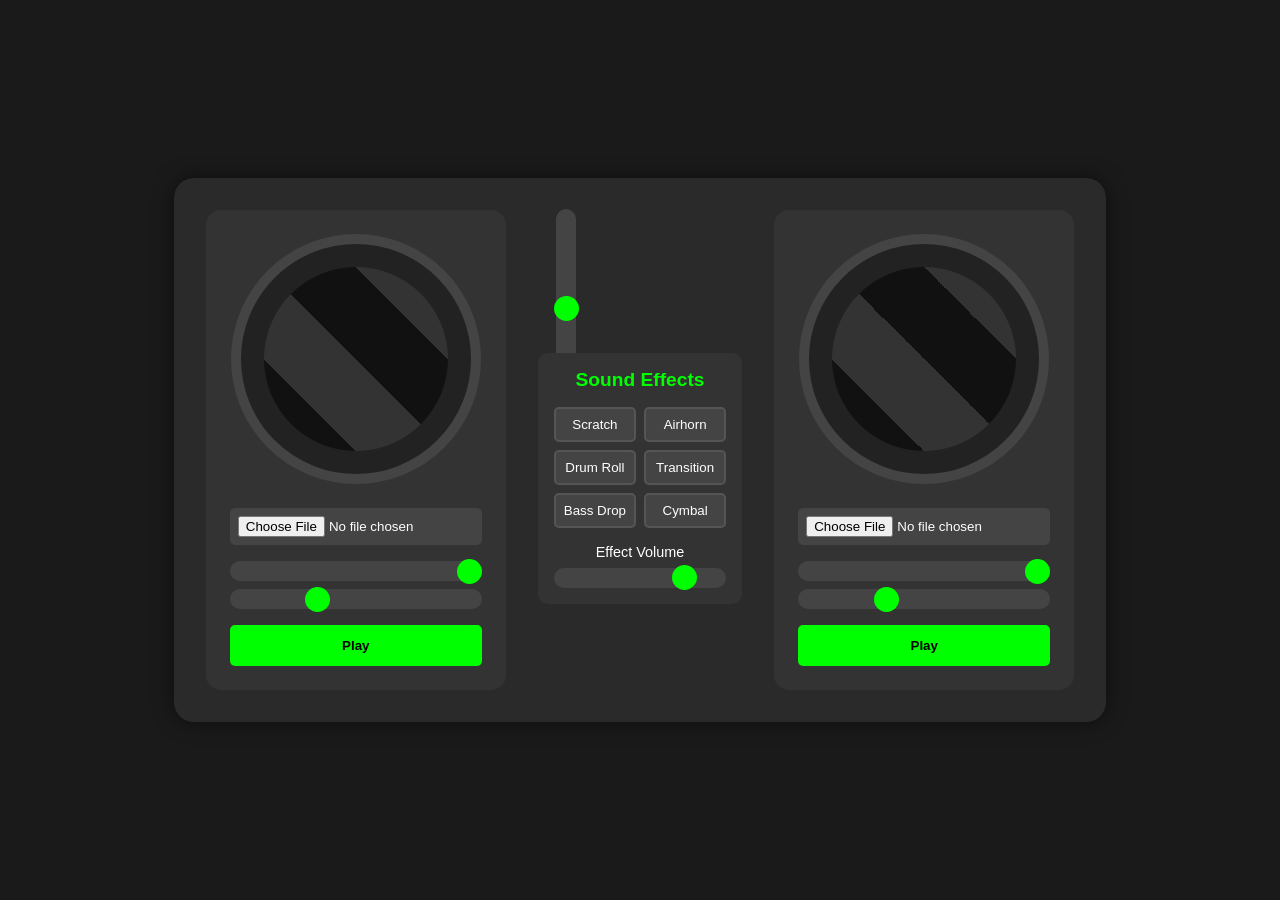
<file: dj-mixer/index.html>
<!DOCTYPE html>
<html lang="en">
<head>
    <meta charset="UTF-8">
    <meta name="viewport" content="width=device-width, initial-scale=1.0">
    <title>DJ Mixer</title>
    <link rel="stylesheet" href="styles.css">
</head>
<body>
    <div class="dj-console">
        <div class="deck deck-left">
            <div class="turntable">
                <div class="record"></div>
            </div>
            <div class="controls">
                <input type="file" id="audio1" accept="audio/*" class="audio-input">
                <div class="control-group">
                    <input type="range" id="volume1" class="volume-slider" min="0" max="100" value="100">
                    <input type="range" id="speed1" class="speed-slider" min="0.5" max="2" step="0.1" value="1">
                </div>
                <button id="play1" class="play-btn">Play</button>
            </div>
        </div>

        <div class="mixer-section">
            <div class="crossfader-container">
                <input type="range" id="crossfader" min="0" max="100" value="50">
            </div>
            <div class="effects-panel">
                <h3>Sound Effects</h3>
                <div class="effects-grid">
                    <button class="effect-btn" data-sound="scratch">Scratch</button>
                    <button class="effect-btn" data-sound="airhorn">Airhorn</button>
                    <button class="effect-btn" data-sound="drum">Drum Roll</button>
                    <button class="effect-btn" data-sound="transition">Transition</button>
                    <button class="effect-btn" data-sound="bass">Bass Drop</button>
                    <button class="effect-btn" data-sound="cymbal">Cymbal</button>
                </div>
                <div class="effect-controls">
                    <label>Effect Volume</label>
                    <input type="range" id="effectVolume" min="0" max="100" value="80">
                </div>
            </div>
        </div>

        <div class="deck deck-right">
            <div class="turntable">
                <div class="record"></div>
            </div>
            <div class="controls">
                <input type="file" id="audio2" accept="audio/*" class="audio-input">
                <div class="control-group">
                    <input type="range" id="volume2" class="volume-slider" min="0" max="100" value="100">
                    <input type="range" id="speed2" class="speed-slider" min="0.5" max="2" step="0.1" value="1">
                </div>
                <button id="play2" class="play-btn">Play</button>
            </div>
        </div>
    </div>
    <script src="script.js"></script>
</body>
</html>
</file>
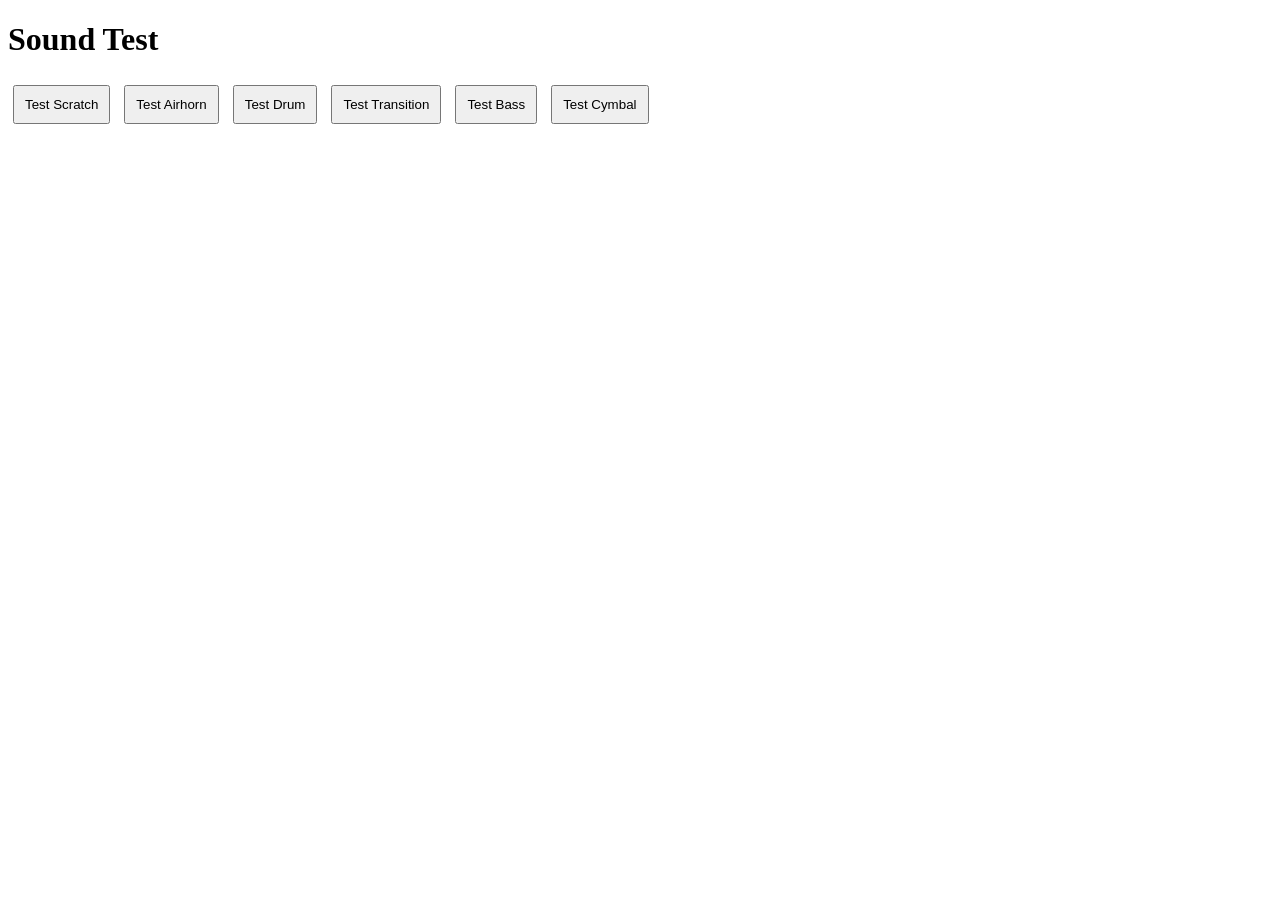
<file: dj-mixer/test_sounds.html>
<!DOCTYPE html>
<html>
<head>
    <title>Sound Test</title>
    <style>
        button {
            padding: 10px;
            margin: 5px;
        }
    </style>
</head>
<body>
    <h1>Sound Test</h1>
    <button onclick="playSound('scratch')">Test Scratch</button>
    <button onclick="playSound('airhorn')">Test Airhorn</button>
    <button onclick="playSound('drum')">Test Drum</button>
    <button onclick="playSound('transition')">Test Transition</button>
    <button onclick="playSound('bass')">Test Bass</button>
    <button onclick="playSound('cymbal')">Test Cymbal</button>

    <script>
        // Create audio elements
        const sounds = {
            scratch: new Audio('https://www.soundjay.com/mechanical/sounds/scratch-1.mp3'),
            airhorn: new Audio('https://www.soundjay.com/misc/sounds/air-horn-1.mp3'),
            drum: new Audio('https://www.soundjay.com/percussion/sounds/drum-roll-1.mp3'),
            transition: new Audio('https://www.soundjay.com/mechanical/sounds/vinyl-static-1.mp3'),
            bass: new Audio('https://www.soundjay.com/percussion/sounds/bass-drum-1.mp3'),
            cymbal: new Audio('https://www.soundjay.com/percussion/sounds/cymbal-1.mp3')
        };

        // Preload all sounds
        Object.values(sounds).forEach(audio => {
            audio.load();
        });

        function playSound(name) {
            const sound = sounds[name];
            if (sound) {
                // Reset the audio to start
                sound.currentTime = 0;
                // Play the sound
                sound.play().catch(error => {
                    console.error(`Error playing ${name}:`, error);
                });
            }
        }
    </script>
</body>
</html>
</file>
<file: dj-mixer/styles.css>
* {
    margin: 0;
    padding: 0;
    box-sizing: border-box;
}

body {
    background: #1a1a1a;
    min-height: 100vh;
    display: flex;
    justify-content: center;
    align-items: center;
    font-family: Arial, sans-serif;
}

.dj-console {
    background: #2a2a2a;
    padding: 2rem;
    border-radius: 20px;
    display: flex;
    gap: 2rem;
    box-shadow: 0 0 20px rgba(0, 0, 0, 0.5);
}

.deck {
    background: #333;
    padding: 1.5rem;
    border-radius: 15px;
    width: 300px;
}

.turntable {
    width: 250px;
    height: 250px;
    background: #222;
    border-radius: 50%;
    margin: 0 auto 1.5rem;
    position: relative;
    display: flex;
    justify-content: center;
    align-items: center;
    border: 10px solid #444;
}

.record {
    width: 80%;
    height: 80%;
    background: linear-gradient(45deg, #111 25%, #333 25%, #333 50%, #111 50%, #111 75%, #333 75%);
    border-radius: 50%;
    animation: spin 2s linear infinite paused;
}

@keyframes spin {
    100% {
        transform: rotate(360deg);
    }
}

.controls {
    display: flex;
    flex-direction: column;
    gap: 1rem;
}

.control-group {
    display: flex;
    flex-direction: column;
    gap: 0.5rem;
}

input[type="range"] {
    width: 100%;
    height: 20px;
    -webkit-appearance: none;
    background: #444;
    border-radius: 10px;
    outline: none;
}

input[type="range"]::-webkit-slider-thumb {
    -webkit-appearance: none;
    width: 25px;
    height: 25px;
    background: #00ff00;
    border-radius: 50%;
    cursor: pointer;
}

.audio-input {
    display: block;
    width: 100%;
    padding: 0.5rem;
    background: #444;
    border: none;
    border-radius: 5px;
    color: white;
}

.play-btn {
    padding: 0.8rem;
    background: #00ff00;
    border: none;
    border-radius: 5px;
    color: black;
    font-weight: bold;
    cursor: pointer;
    transition: background 0.3s;
}

.play-btn:hover {
    background: #00cc00;
}

.mixer-section {
    display: flex;
    flex-direction: column;
    justify-content: center;
    gap: 2rem;
}

.crossfader-container {
    transform: rotate(-90deg);
    width: 200px;
    margin: 0 -70px;
}

#crossfader {
    width: 200px;
}

.effects-panel {
    transform: rotate(0deg);
    background: #333;
    padding: 1rem;
    border-radius: 10px;
    text-align: center;
}

.effects-panel h3 {
    color: #00ff00;
    margin-bottom: 1rem;
    font-size: 1.2rem;
}

.effects-grid {
    display: grid;
    grid-template-columns: repeat(2, 1fr);
    gap: 0.5rem;
    margin-bottom: 1rem;
}

.effect-btn {
    background: #444;
    border: 2px solid #555;
    border-radius: 5px;
    color: #fff;
    padding: 0.5rem;
    cursor: pointer;
    transition: all 0.3s;
}

.effect-btn:hover {
    background: #555;
    border-color: #00ff00;
}

.effect-btn:active {
    background: #00ff00;
    color: #000;
}

.effect-controls {
    display: flex;
    flex-direction: column;
    gap: 0.5rem;
}

.effect-controls label {
    color: #fff;
    font-size: 0.9rem;
}

.playing .record {
    animation-play-state: running;
}
</file>
